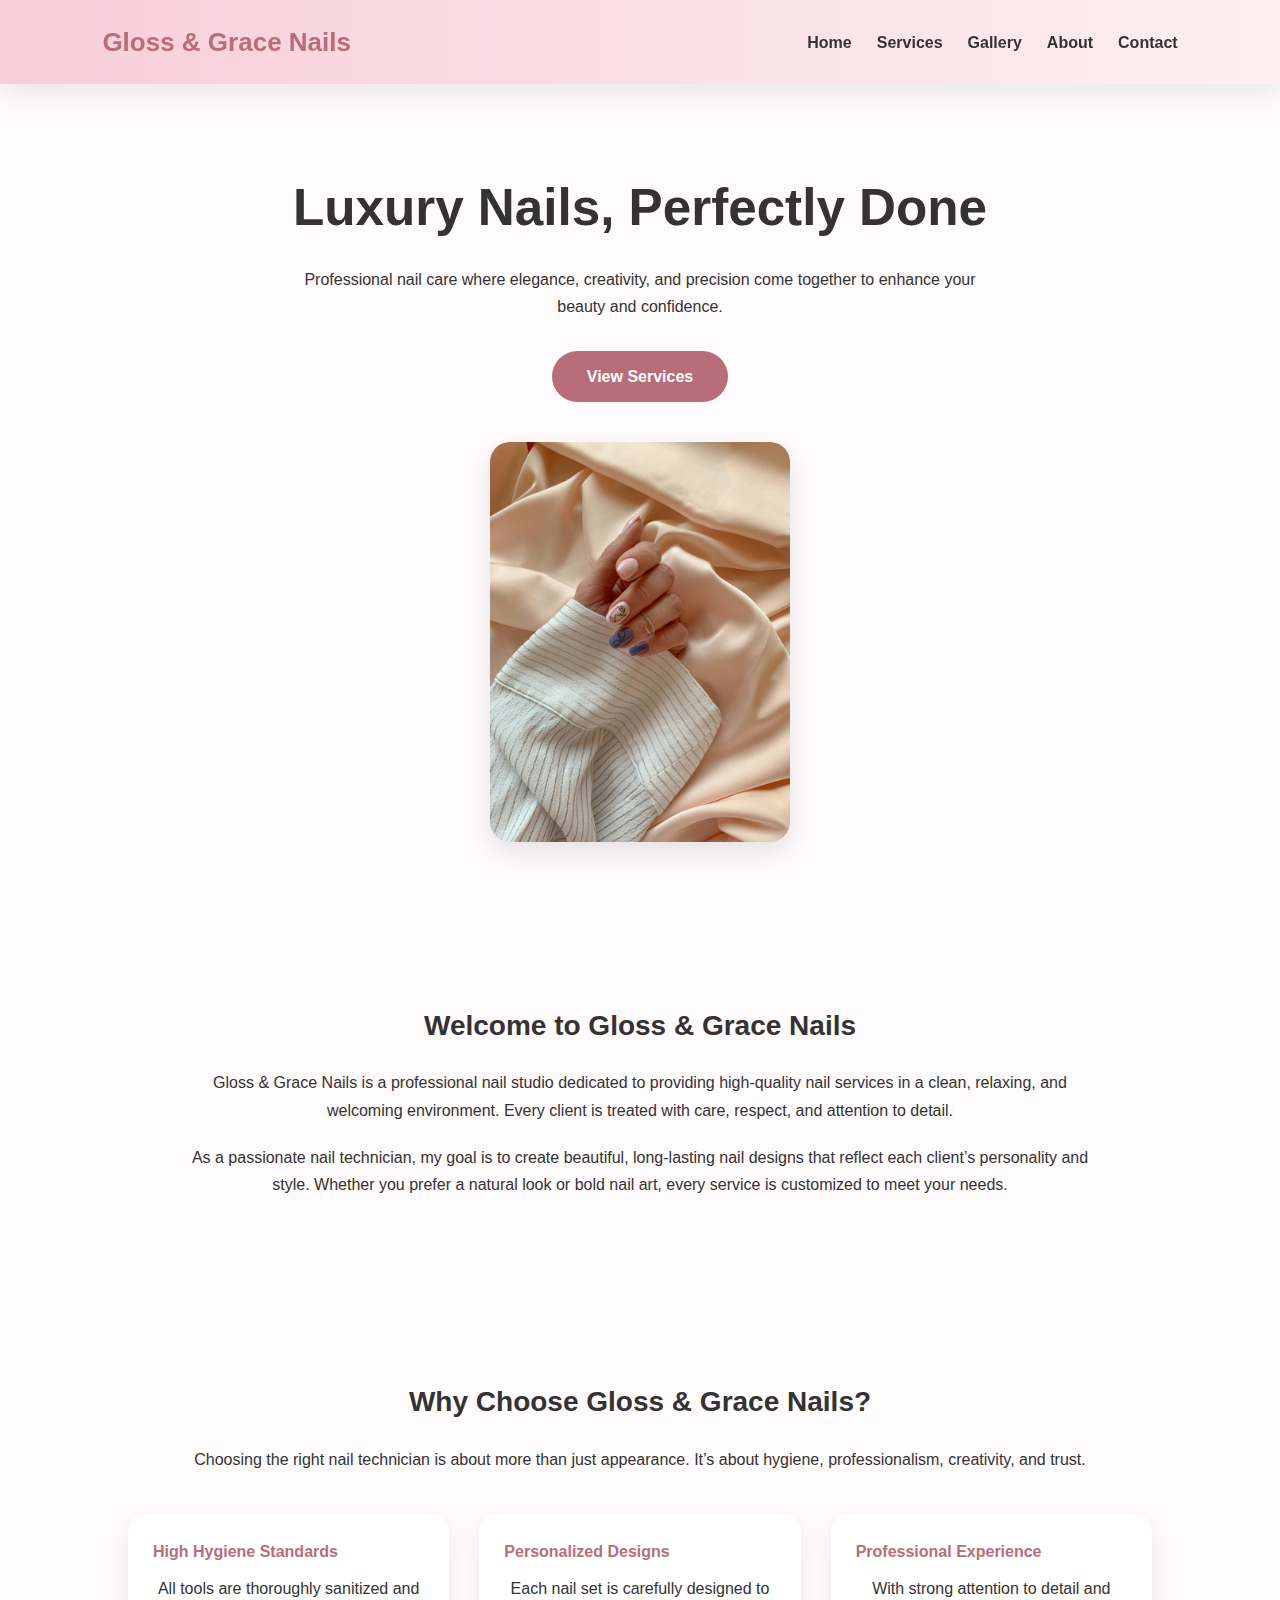
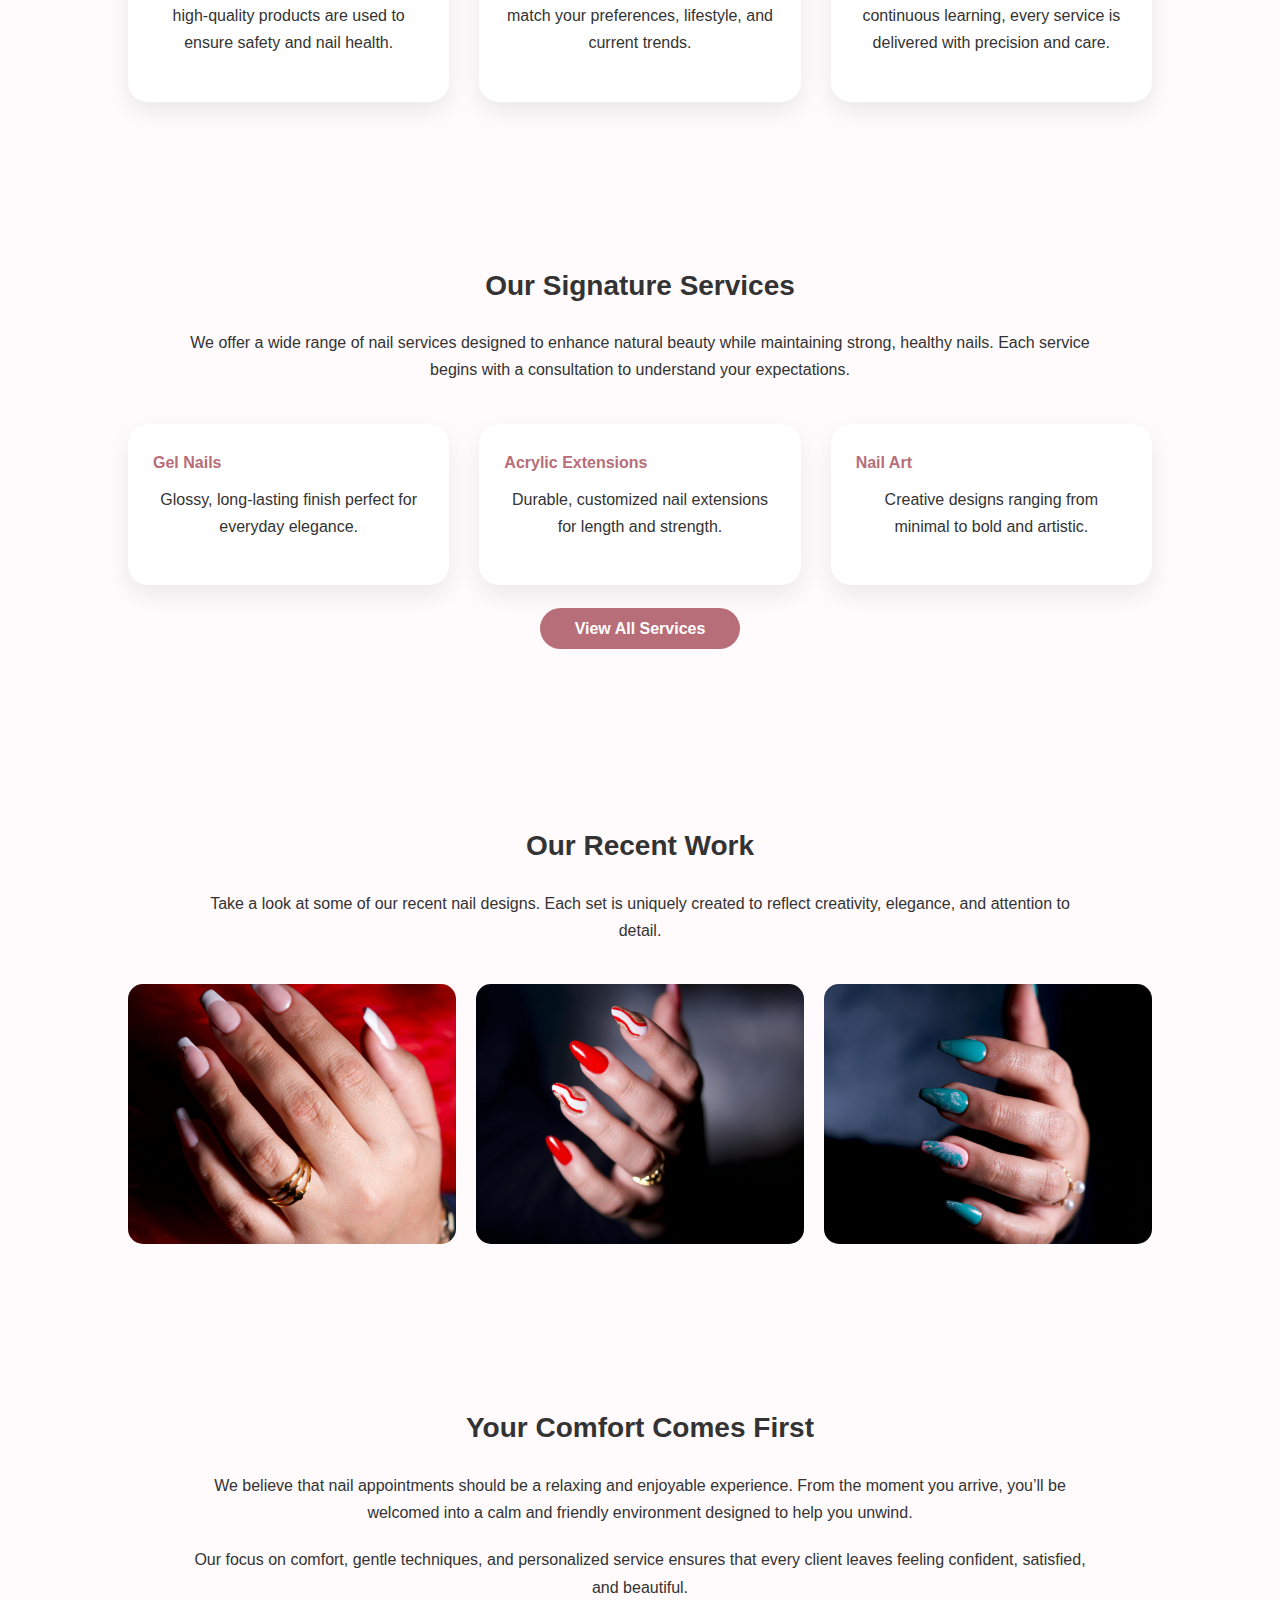
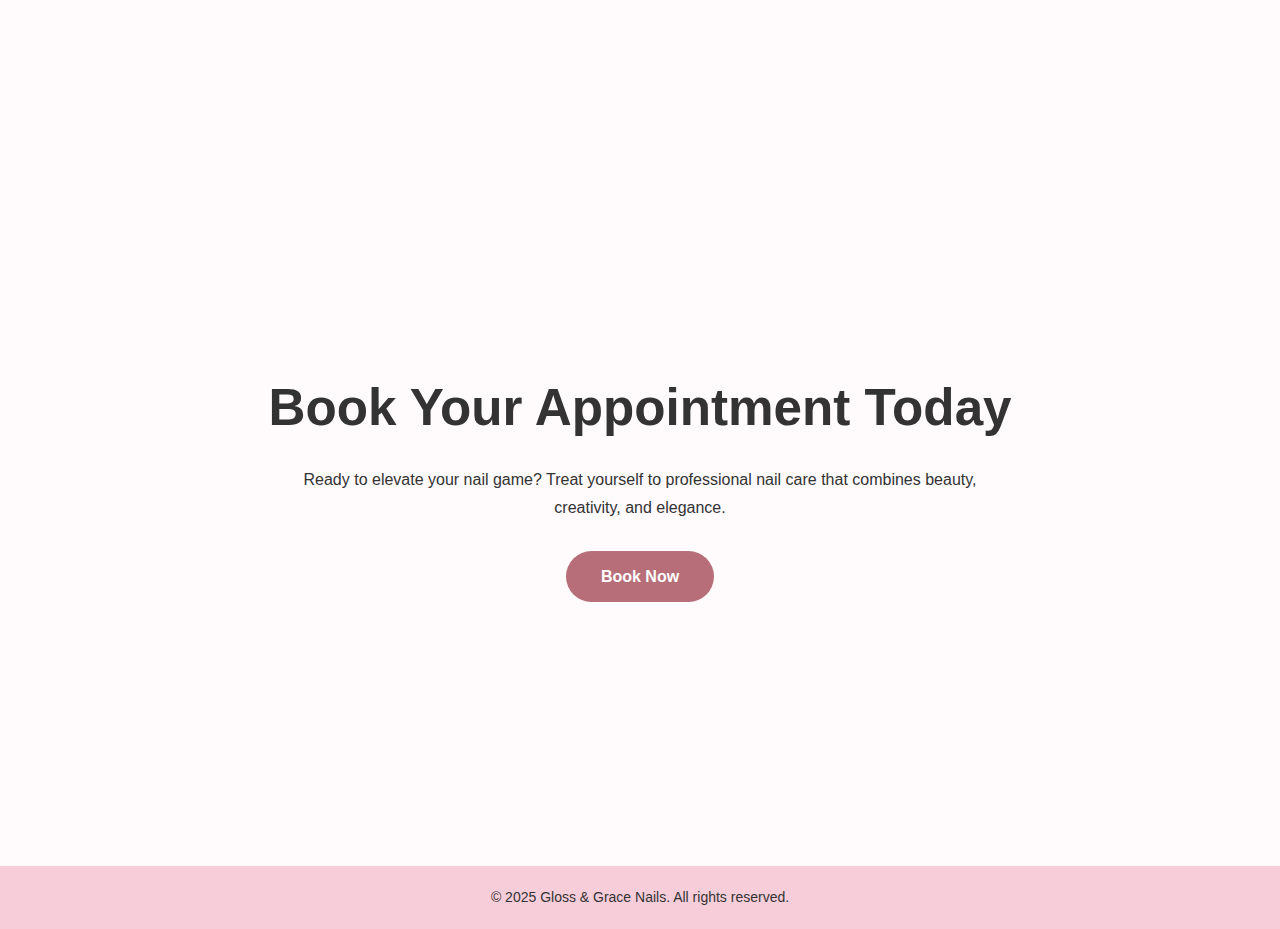
<file: index.html>
<!DOCTYPE html>
<html lang="en">
<head>
    <meta charset="UTF-8">
    <meta name="viewport" content="width=device-width, initial-scale=1.0">
    <title>Gloss & Grace Nails</title>
    <link rel="stylesheet" href="css/style.css">
</head>
<body>

<!-- ================= HEADER / NAVIGATION ================= -->
<header>
    <nav class="navbar">
        <h1 class="logo">Gloss & Grace Nails</h1>
        <ul class="nav-links">
            <li><a href="index.html">Home</a></li>
            <li><a href="services.html">Services</a></li>
            <li><a href="gallery.html">Gallery</a></li>
            <li><a href="about.html">About</a></li>
            <li><a href="contact.html">Contact</a></li>
        </ul>
    </nav>
</header>

<!-- ================= HERO SECTION ================= -->
<section class="hero">
    <h2>Luxury Nails, Perfectly Done</h2>
    <p>
        Professional nail care where elegance, creativity, and precision
        come together to enhance your beauty and confidence.
    </p>
    <a href="services.html" class="btn">View Services</a>

    <!-- HERO IMAGE -->
    <div style="margin-top:40px;">
        <img 
            src="images/luxury.jpg" 
            alt="Luxury nail design"
            style="max-width:650px; width:100%; border-radius:20px; box-shadow:0 10px 25px rgba(0,0,0,0.1);"
        >
    </div>
</section>

<!-- ================= INTRO SECTION ================= -->
<section>
    <h3>Welcome to Gloss & Grace Nails</h3>
    <p>
        Gloss & Grace Nails is a professional nail studio dedicated to providing
        high-quality nail services in a clean, relaxing, and welcoming environment.
        Every client is treated with care, respect, and attention to detail.
    </p>
    <p>
        As a passionate nail technician, my goal is to create beautiful,
        long-lasting nail designs that reflect each client’s personality and style.
        Whether you prefer a natural look or bold nail art, every service is
        customized to meet your needs.
    </p>
</section>

<!-- ================= WHY CHOOSE US ================= -->
<section>
    <h3>Why Choose Gloss & Grace Nails?</h3>
    <p>
        Choosing the right nail technician is about more than just appearance.
        It’s about hygiene, professionalism, creativity, and trust.
    </p>

    <div class="cards">
        <div class="card">
            <h4>High Hygiene Standards</h4>
            <p>
                All tools are thoroughly sanitized and high-quality products
                are used to ensure safety and nail health.
            </p>
        </div>

        <div class="card">
            <h4>Personalized Designs</h4>
            <p>
                Each nail set is carefully designed to match your preferences,
                lifestyle, and current trends.
            </p>
        </div>

        <div class="card">
            <h4>Professional Experience</h4>
            <p>
                With strong attention to detail and continuous learning,
                every service is delivered with precision and care.
            </p>
        </div>
    </div>
</section>

<!-- ================= SERVICES PREVIEW ================= -->
<section>
    <h3>Our Signature Services</h3>
    <p>
        We offer a wide range of nail services designed to enhance natural beauty
        while maintaining strong, healthy nails. Each service begins with a
        consultation to understand your expectations.
    </p>

    <div class="cards">
        <div class="card">
            <h4>Gel Nails</h4>
            <p>Glossy, long-lasting finish perfect for everyday elegance.</p>
        </div>

        <div class="card">
            <h4>Acrylic Extensions</h4>
            <p>Durable, customized nail extensions for length and strength.</p>
        </div>

        <div class="card">
            <h4>Nail Art</h4>
            <p>Creative designs ranging from minimal to bold and artistic.</p>
        </div>
    </div>

    <p style="text-align:center; margin-top:30px;">
        <a href="services.html" class="btn">View All Services</a>
    </p>
</section>

<!-- ================= IMAGE PREVIEW ================= -->
<section>
    <h3>Our Recent Work</h3>
    <p>
        Take a look at some of our recent nail designs. Each set is uniquely
        created to reflect creativity, elegance, and attention to detail.
    </p>

    <div class="gallery-grid">
        <img src="images/home1.jpg" alt="Nail design example 1">
        <img src="images/omeh2.jpg" alt="Nail design example 2">
        <img src="images/meho3.jpg" alt="Nail design example 3">
    </div>
</section>

<!-- ================= CLIENT EXPERIENCE ================= -->
<section>
    <h3>Your Comfort Comes First</h3>
    <p>
        We believe that nail appointments should be a relaxing and enjoyable
        experience. From the moment you arrive, you’ll be welcomed into a calm
        and friendly environment designed to help you unwind.
    </p>
    <p>
        Our focus on comfort, gentle techniques, and personalized service ensures
        that every client leaves feeling confident, satisfied, and beautiful.
    </p>
</section>

<!-- ================= CALL TO ACTION ================= -->
<section class="hero">
    <h2>Book Your Appointment Today</h2>
    <p>
        Ready to elevate your nail game? Treat yourself to professional nail care
        that combines beauty, creativity, and elegance.
    </p>
    <a href="contact.html" class="btn">Book Now</a>
</section>

<!-- ================= FOOTER ================= -->
<footer>
    <p>&copy; 2025 Gloss & Grace Nails. All rights reserved.</p>
</footer>

</body>
</html>
</file>
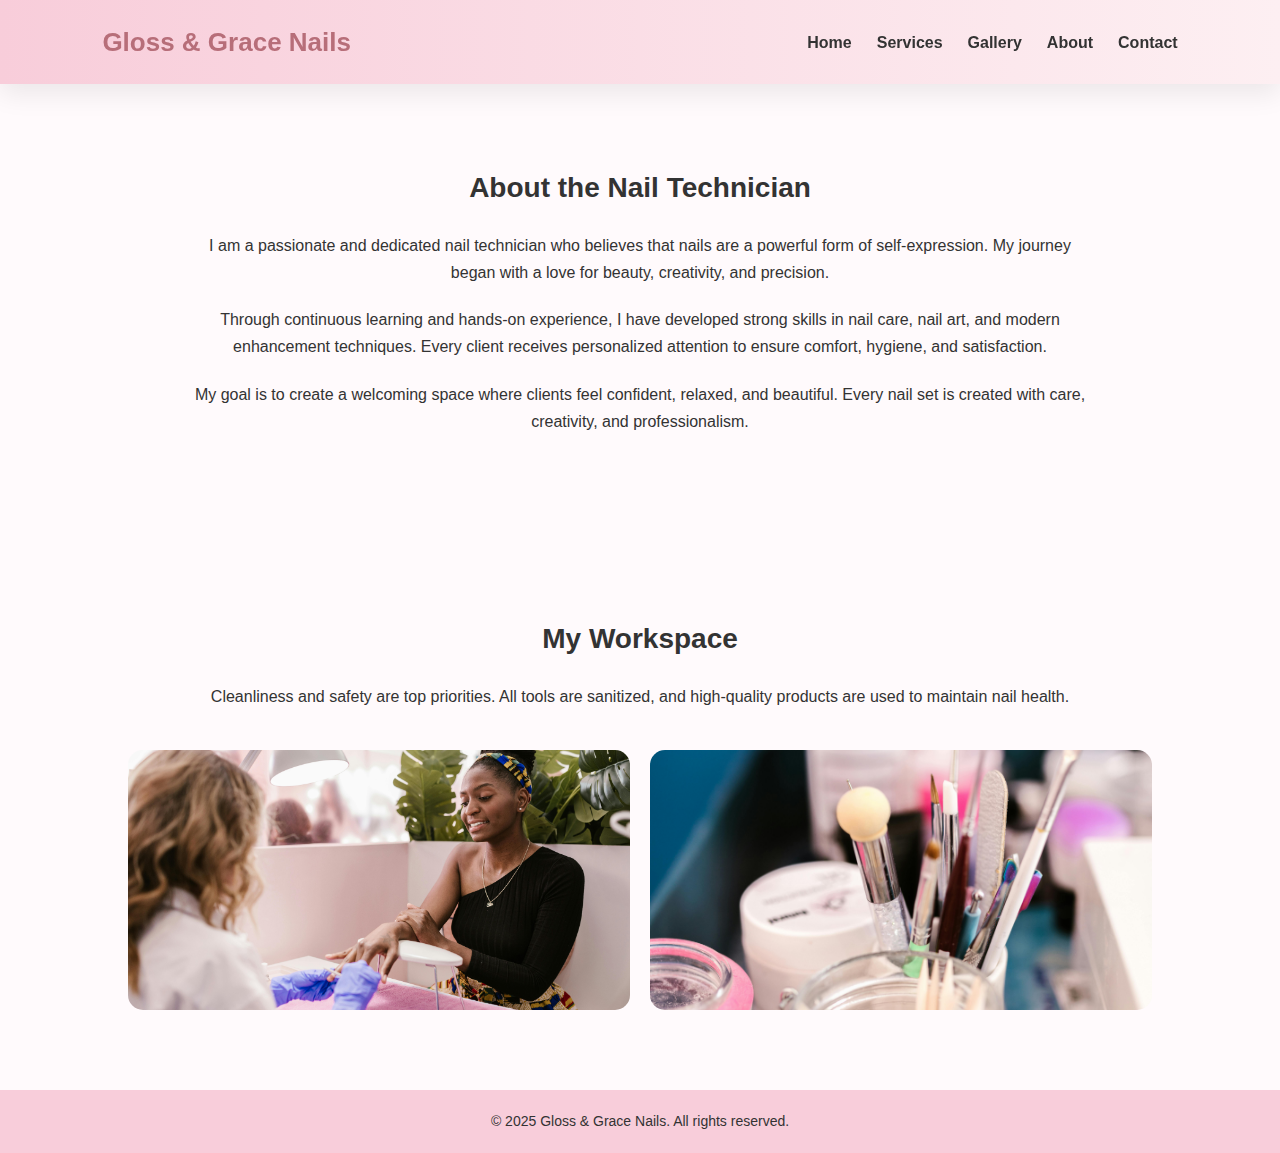
<file: about.html>
<!DOCTYPE html>
<html lang="en">
<head>
    <meta charset="UTF-8">
    <meta name="viewport" content="width=device-width, initial-scale=1.0">
    <title>About | Gloss & Grace Nails</title>
    <link rel="stylesheet" href="css/style.css">
</head>
<body>

<header>
    <nav class="navbar">
        <h1 class="logo">Gloss & Grace Nails</h1>
        <ul class="nav-links">
            <li><a href="index.html">Home</a></li>
            <li><a href="services.html">Services</a></li>
            <li><a href="gallery.html">Gallery</a></li>
            <li><a href="about.html">About</a></li>
            <li><a href="contact.html">Contact</a></li>
        </ul>
    </nav>
</header>

<section>
    <h3>About the Nail Technician</h3>
    <p>
        I am a passionate and dedicated nail technician who believes that
        nails are a powerful form of self-expression. My journey began with
        a love for beauty, creativity, and precision.
    </p>

    <p>
        Through continuous learning and hands-on experience, I have developed
        strong skills in nail care, nail art, and modern enhancement techniques.
        Every client receives personalized attention to ensure comfort, hygiene,
        and satisfaction.
    </p>

    <p>
        My goal is to create a welcoming space where clients feel confident,
        relaxed, and beautiful. Every nail set is created with care, creativity,
        and professionalism.
    </p>
</section>

<section>
    <h3>My Workspace</h3>
    <p>
        Cleanliness and safety are top priorities. All tools are sanitized,
        and high-quality products are used to maintain nail health.
    </p>

    <div class="gallery-grid">
        <img src="images/workspace1.jpg" alt="Nail workspace">
        <img src="images/workspace2.jpg" alt="Nail tools">
    </div>
</section>

<footer>
    <p>&copy; 2025 Gloss & Grace Nails. All rights reserved.</p>
</footer>

</body>
</html>
</file>
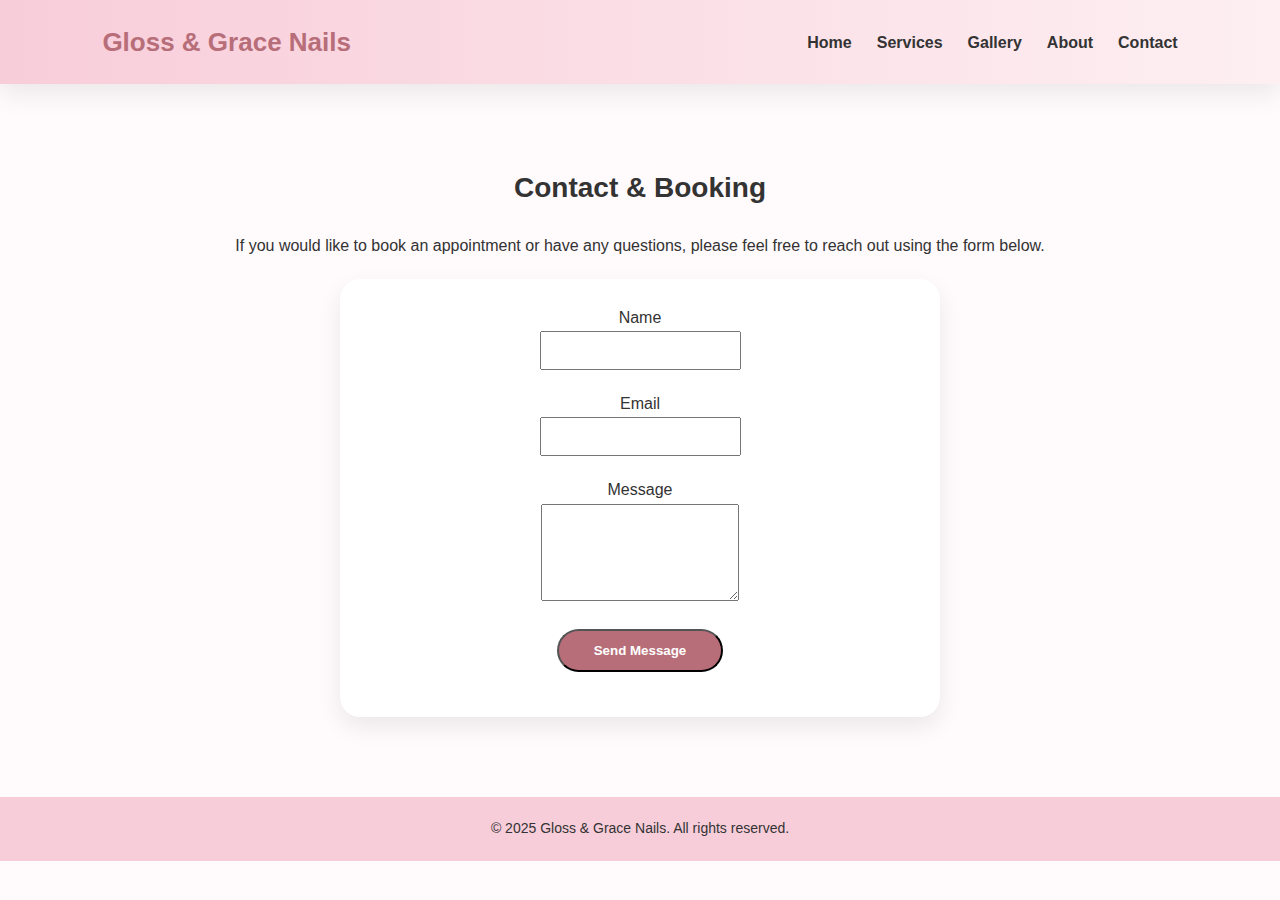
<file: contact.html>
<!DOCTYPE html>
<html lang="en">
<head>
    <meta charset="UTF-8">
    <meta name="viewport" content="width=device-width, initial-scale=1.0">
    <title>Contact | Gloss & Grace Nails</title>
    <link rel="stylesheet" href="css/style.css">
</head>
<body>

<header>
    <nav class="navbar">
        <h1 class="logo">Gloss & Grace Nails</h1>
        <ul class="nav-links">
            <li><a href="index.html">Home</a></li>
            <li><a href="services.html">Services</a></li>
            <li><a href="gallery.html">Gallery</a></li>
            <li><a href="about.html">About</a></li>
            <li><a href="contact.html">Contact</a></li>
        </ul>
    </nav>
</header>

<section>
    <h3>Contact & Booking</h3>
    <p>
        If you would like to book an appointment or have any questions,
        please feel free to reach out using the form below.
    </p>

    <form class="card" style="max-width: 600px; margin: auto;">
        <p>
            <label>Name</label><br>
            <input type="text" style="width:100%; padding:10px;">
        </p>

        <p>
            <label>Email</label><br>
            <input type="email" style="width:100%; padding:10px;">
        </p>

        <p>
            <label>Message</label><br>
            <textarea rows="5" style="width:100%; padding:10px;"></textarea>
        </p>

        <p style="text-align:center;">
            <button class="btn" type="submit">Send Message</button>
        </p>
    </form>
</section>

<footer>
    <p>&copy; 2025 Gloss & Grace Nails. All rights reserved.</p>
</footer>

</body>
</html>
</file>
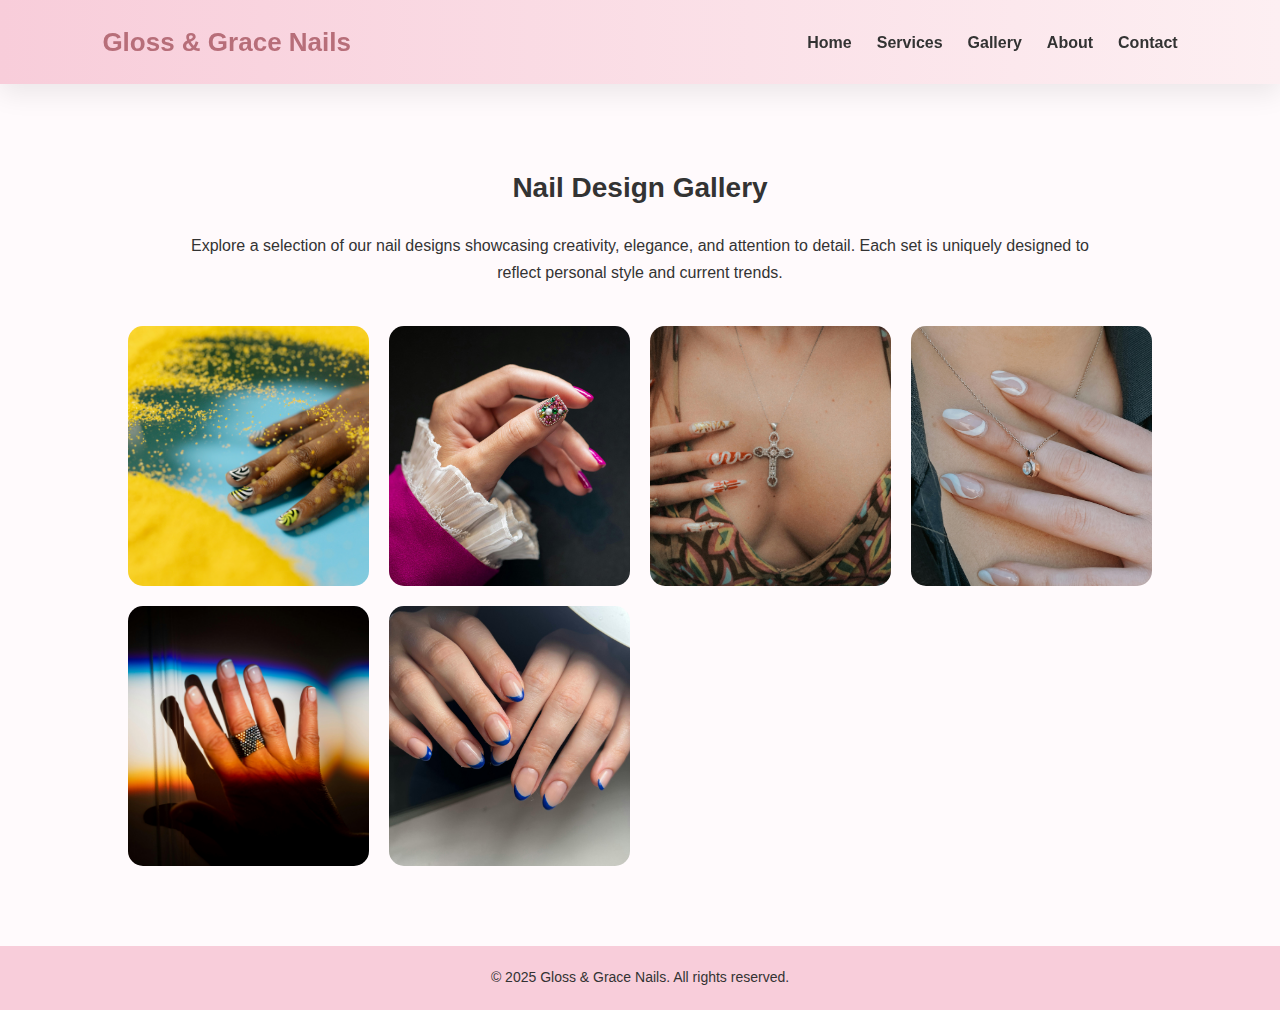
<file: gallery.html>
<!DOCTYPE html>
<html lang="en">
<head>
    <meta charset="UTF-8">
    <meta name="viewport" content="width=device-width, initial-scale=1.0">
    <title>Gallery | Gloss & Grace Nails</title>
    <link rel="stylesheet" href="css/style.css">
</head>
<body>

<header>
    <nav class="navbar">
        <h1 class="logo">Gloss & Grace Nails</h1>
        <ul class="nav-links">
            <li><a href="index.html">Home</a></li>
            <li><a href="services.html">Services</a></li>
            <li><a href="gallery.html">Gallery</a></li>
            <li><a href="about.html">About</a></li>
            <li><a href="contact.html">Contact</a></li>
        </ul>
    </nav>
</header>

<section>
    <h3>Nail Design Gallery</h3>
    <p>
        Explore a selection of our nail designs showcasing creativity,
        elegance, and attention to detail. Each set is uniquely designed
        to reflect personal style and current trends.
    </p>

    <div class="gallery-grid">
        <img src="images/nails1.jpg" alt="Nail design 1">
        <img src="images/nails2.jpg" alt="Nail design 2">
        <img src="images/nails3.jpg" alt="Nail design 3">
        <img src="images/nails4.jpg" alt="Nail design 4">
        <img src="images/nails5.jpg" alt="Nail design 5">
        <img src="images/nails6.jpg" alt="Nail design 6">
    </div>
</section>

<footer>
    <p>&copy; 2025 Gloss & Grace Nails. All rights reserved.</p>
</footer>

</body>
</html>
</file>
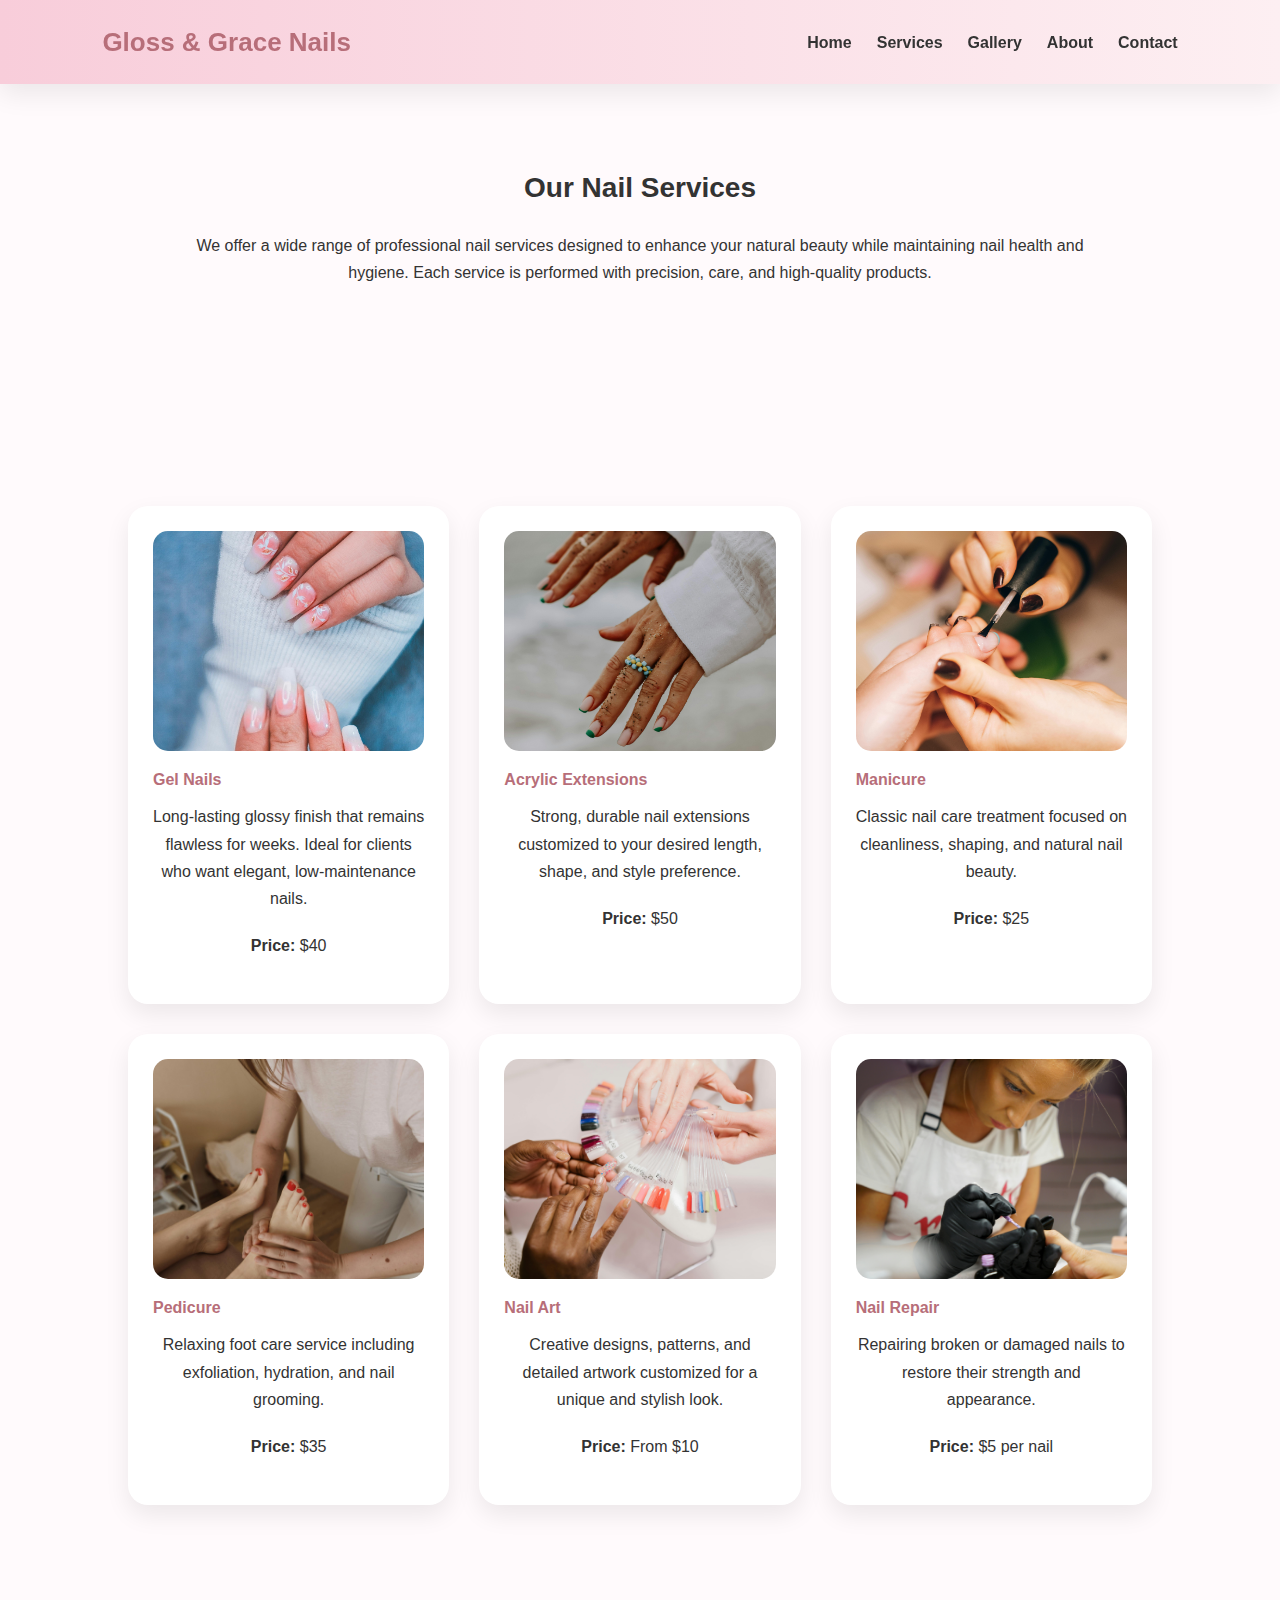
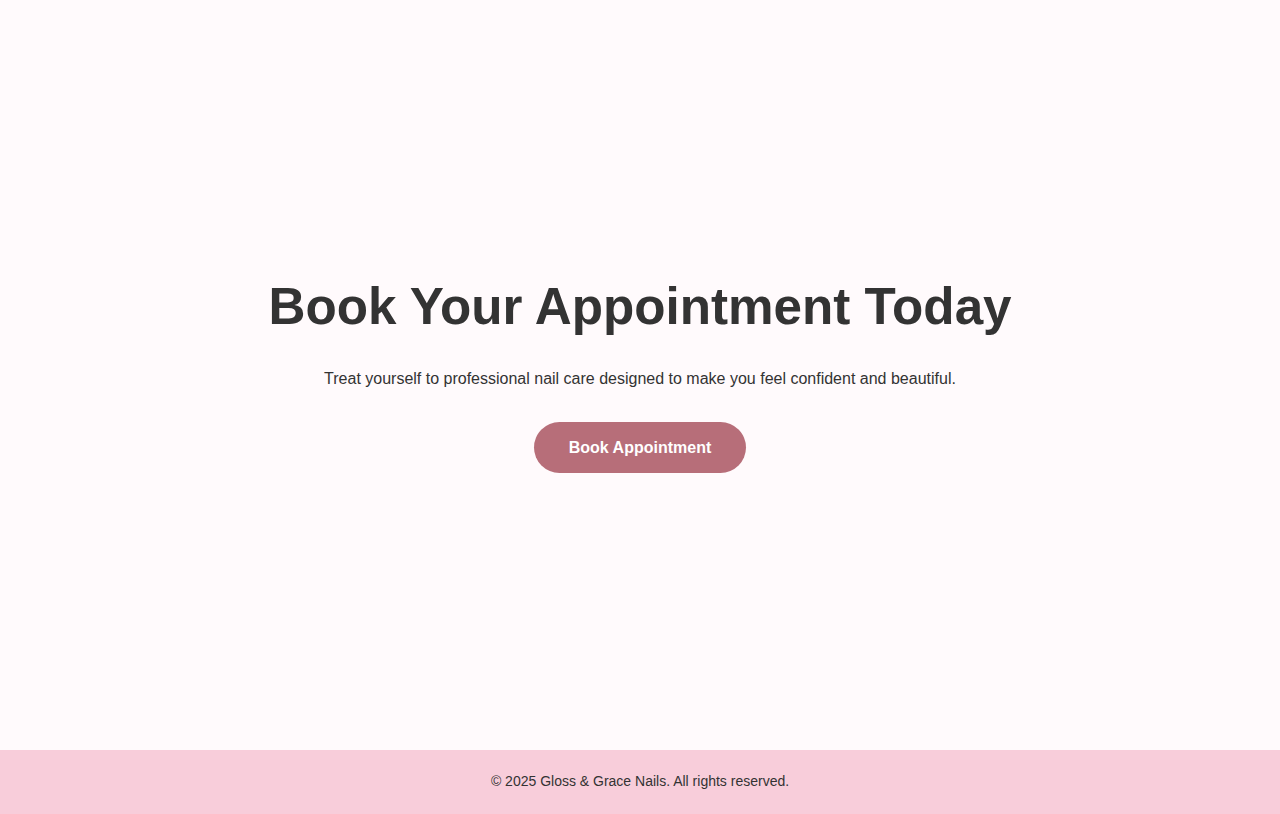
<file: services.html>
<!DOCTYPE html>
<html lang="en">
<head>
    <meta charset="UTF-8">
    <meta name="viewport" content="width=device-width, initial-scale=1.0">
    <title>Services | Gloss & Grace Nails</title>
    <link rel="stylesheet" href="css/style.css">
</head>
<body>

<!-- ================= HEADER ================= -->
<header>
    <nav class="navbar">
        <h1 class="logo">Gloss & Grace Nails</h1>
        <ul class="nav-links">
            <li><a href="index.html">Home</a></li>
            <li><a href="services.html">Services</a></li>
            <li><a href="gallery.html">Gallery</a></li>
            <li><a href="about.html">About</a></li>
            <li><a href="contact.html">Contact</a></li>
        </ul>
    </nav>
</header>

<!-- ================= INTRO ================= -->
<section>
    <h3>Our Nail Services</h3>
    <p>
        We offer a wide range of professional nail services designed to enhance
        your natural beauty while maintaining nail health and hygiene.
        Each service is performed with precision, care, and high-quality products.
    </p>
</section>

<!-- ================= SERVICES GRID ================= -->
<section>
    <div class="cards">

        <div class="card">
            <img src="images/gel-nails.jpg" alt="Gel nails" class="service-img">
            <h4>Gel Nails</h4>
            <p>
                Long-lasting glossy finish that remains flawless for weeks.
                Ideal for clients who want elegant, low-maintenance nails.
            </p>
            <p><strong>Price:</strong> $40</p>
        </div>

        <div class="card">
            <img src="images/acrylic-nails.jpg" alt="Acrylic nail extensions" class="service-img">
            <h4>Acrylic Extensions</h4>
            <p>
                Strong, durable nail extensions customized to your desired
                length, shape, and style preference.
            </p>
            <p><strong>Price:</strong> $50</p>
        </div>

        <div class="card">
            <img src="images/manicure.jpg" alt="Manicure service" class="service-img">
            <h4>Manicure</h4>
            <p>
                Classic nail care treatment focused on cleanliness,
                shaping, and natural nail beauty.
            </p>
            <p><strong>Price:</strong> $25</p>
        </div>

        <div class="card">
            <img src="images/pedicure.jpg" alt="Pedicure service" class="service-img">
            <h4>Pedicure</h4>
            <p>
                Relaxing foot care service including exfoliation,
                hydration, and nail grooming.
            </p>
            <p><strong>Price:</strong> $35</p>
        </div>

        <div class="card">
            <img src="images/nail-art.jpg" alt="Nail art design" class="service-img">
            <h4>Nail Art</h4>
            <p>
                Creative designs, patterns, and detailed artwork
                customized for a unique and stylish look.
            </p>
            <p><strong>Price:</strong> From $10</p>
        </div>

        <div class="card">
            <img src="images/nail-repair.jpg" alt="Nail repair service" class="service-img">
            <h4>Nail Repair</h4>
            <p>
                Repairing broken or damaged nails to restore
                their strength and appearance.
            </p>
            <p><strong>Price:</strong> $5 per nail</p>
        </div>

    </div>
</section>

<!-- ================= CTA ================= -->
<section class="hero">
    <h2>Book Your Appointment Today</h2>
    <p>
        Treat yourself to professional nail care designed
        to make you feel confident and beautiful.
    </p>
    <a href="contact.html" class="btn">Book Appointment</a>
</section>

<!-- ================= FOOTER ================= -->
<footer>
    <p>&copy; 2025 Gloss & Grace Nails. All rights reserved.</p>
</footer>

</body>
</html>
</file>
<file: css/style.css>
/* =========================
   CSS VARIABLES
========================= */
:root {
    --primary: #b76e79;
    --secondary: #f8cdda;
    --light: #fffafc;
    --dark: #333;
    --shadow: 0 10px 25px rgba(0, 0, 0, 0.08);
}

/* =========================
   RESET
========================= */
* {
    margin: 0;
    padding: 0;
    box-sizing: border-box;
}

/* =========================
   BASE STYLES
========================= */
body {
    font-family: "Segoe UI", sans-serif;
    background-color: var(--light);
    color: var(--dark);
    line-height: 1.7;
}

img {
    max-width: 100%;
    display: block;
}

/* =========================
   HEADER & NAVBAR
========================= */
header {
    position: sticky;
    top: 0;
    z-index: 1000;
}

.navbar {
    display: flex;
    justify-content: space-between;
    align-items: center;
    padding: 20px 8%;
    background: linear-gradient(to right, #f8cdda, #fdeff2);
    box-shadow: var(--shadow);
}

.logo {
    font-size: 26px;
    font-weight: 700;
    color: var(--primary);
}

.nav-links {
    list-style: none;
    display: flex;
    gap: 25px;
}

.nav-links a {
    text-decoration: none;
    color: var(--dark);
    font-weight: 600;
    position: relative;
}

.nav-links a::after {
    content: "";
    position: absolute;
    width: 0;
    height: 2px;
    background-color: var(--primary);
    left: 0;
    bottom: -6px;
    transition: width 0.3s ease;
}

.nav-links a:hover::after {
    width: 100%;
}

/* =========================
   HERO SECTION
========================= */
.hero {
    min-height: 85vh;
    background: linear-gradient(
        rgba(255, 250, 252, 0.95),
        rgba(255, 250, 252, 0.95)
    );
    display: flex;
    flex-direction: column;
    justify-content: center;
    align-items: center;
    text-align: center;
    padding: 80px 15%;
}

.hero h2 {
    font-size: clamp(2.2rem, 5vw, 3.2rem);
    margin-bottom: 15px;
}

.hero p {
    max-width: 700px;
    margin-bottom: 30px;
}

.hero img {
    max-height: 400px;
    object-fit: cover;
    border-radius: 20px;
    box-shadow: var(--shadow);
}

/* =========================
   BUTTONS
========================= */
.btn {
    background-color: var(--primary);
    color: #fff;
    padding: 12px 35px;
    border-radius: 30px;
    text-decoration: none;
    font-weight: bold;
    transition: all 0.3s ease;
}

.btn:hover {
    transform: translateY(-3px);
    box-shadow: var(--shadow);
    background-color: #a45c67;
}

/* =========================
   SECTIONS
========================= */
section {
    padding: 80px 10%;
}

section h3 {
    font-size: 28px;
    margin-bottom: 20px;
    text-align: center;
}

section p {
    max-width: 900px;
    margin: 0 auto 20px auto;
    text-align: center;
}

/* =========================
   CARD GRID
========================= */
.cards {
    display: grid;
    grid-template-columns: repeat(auto-fit, minmax(260px, 1fr));
    gap: 30px;
    margin-top: 40px;
}

.card {
    background-color: #fff;
    padding: 25px;
    border-radius: 20px;
    box-shadow: var(--shadow);
    transition: transform 0.3s ease;
    display: flex;
    flex-direction: column;
}

.card:hover {
    transform: translateY(-8px);
}

.card h4 {
    margin-bottom: 10px;
    color: var(--primary);
}

/* =========================
   ✅ SERVICE PAGE IMAGE FIX
   (NO MORE WEIRD BEHAVIOR)
========================= */
.service-img {
    width: 100%;
    height: 220px;
    object-fit: cover;
    border-radius: 15px;
    margin-bottom: 15px;
    flex-shrink: 0;
}

/* =========================
   GALLERY
========================= */
.gallery-grid {
    display: grid;
    grid-template-columns: repeat(auto-fit, minmax(220px, 1fr));
    gap: 20px;
    margin-top: 40px;
}

.gallery-grid img {
    width: 100%;
    height: 260px;
    object-fit: cover;
    border-radius: 15px;
    transition: transform 0.4s ease;
}

.gallery-grid img:hover {
    transform: scale(1.05);
}

/* =========================
   ABOUT PAGE IMAGE
========================= */
.about-img {
    width: 100%;
    height: 300px;
    object-fit: cover;
    border-radius: 20px;
    box-shadow: var(--shadow);
}

/* =========================
   FOOTER
========================= */
footer {
    background-color: var(--secondary);
    text-align: center;
    padding: 20px;
    font-size: 14px;
}

/* =========================
   RESPONSIVE
========================= */
@media (max-width: 768px) {
    .navbar {
        flex-direction: column;
        gap: 15px;
    }

    .nav-links {
        flex-direction: column;
    }

    .hero {
        padding: 60px 8%;
    }

    section {
        padding: 60px 6%;
    }

    .service-img {
        height: 200px;
    }

    .gallery-grid img {
        height: 220px;
    }

    .about-img {
        height: 240px;
    }
}
</file>
